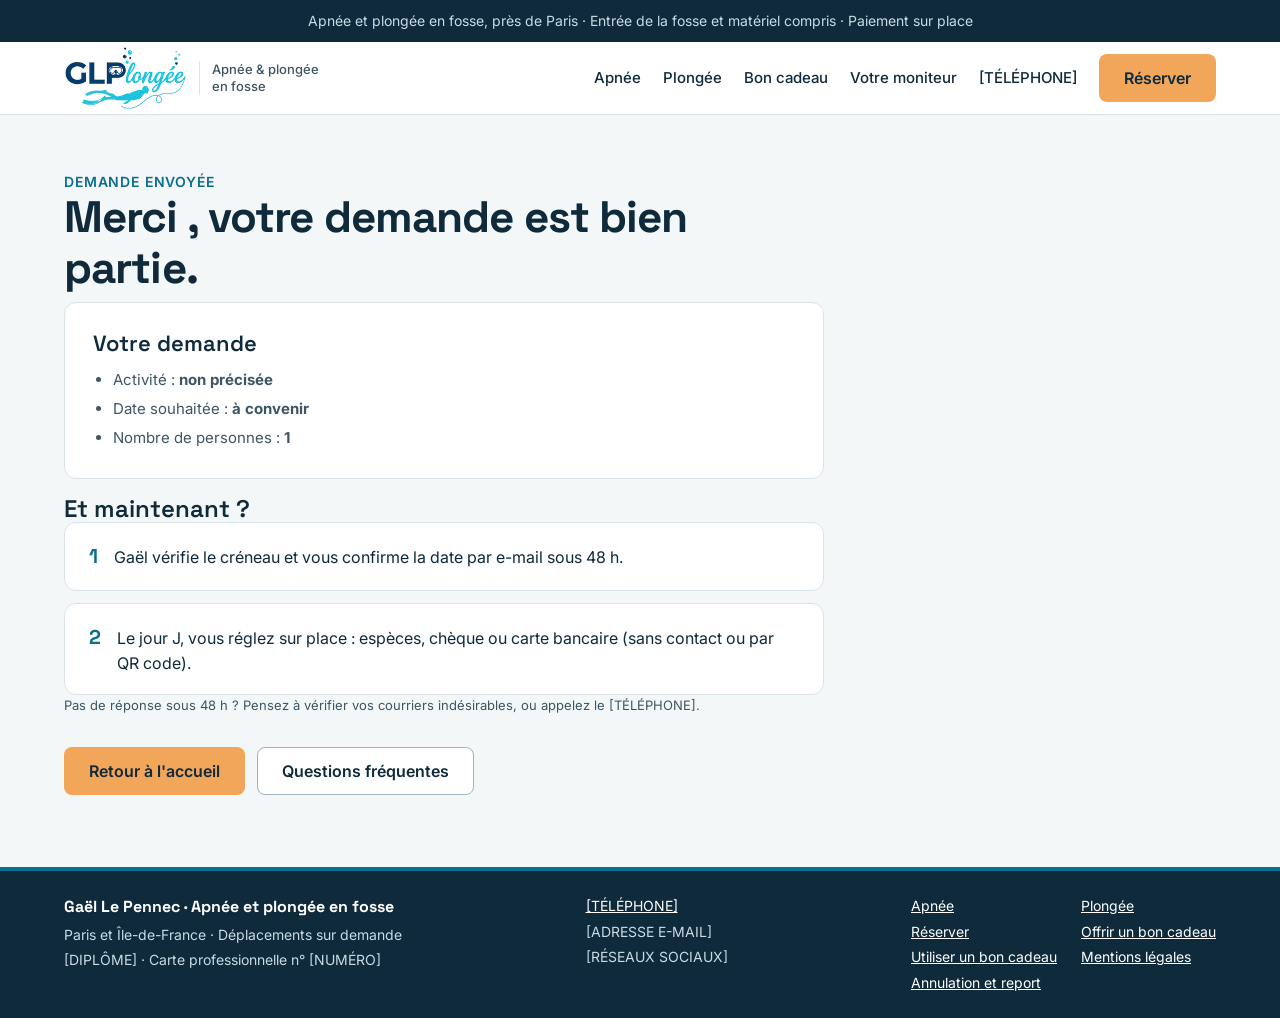
<file: confirmation.html>
<!doctype html>
<html lang="fr">
<head>
  <meta charset="utf-8">
  <meta name="viewport" content="width=device-width, initial-scale=1">
  <title>Demande enregistrée — Gaël Le Pennec · Moniteur de plongée à Paris</title>
  <meta name="description" content="Confirmation de votre demande.">
  <meta name="robots" content="noindex">
  <link rel="preconnect" href="https://fonts.googleapis.com">
  <link rel="preconnect" href="https://fonts.gstatic.com" crossorigin>
  <link rel="stylesheet" href="https://fonts.googleapis.com/css2?family=Inter:wght@400;500;600&family=Space+Grotesk:wght@500;600;700&display=swap">
  <link rel="stylesheet" href="css/styles.css?v=20261123">
</head>
<body>
  <a class="lien-evitement" href="#contenu">Aller au contenu</a>

  <div class="bandeau">Apnée et plongée en fosse, près de Paris · Entrée de la fosse et matériel compris · Paiement sur place</div>

  <header class="entete">
    <div class="conteneur entete__barre">
      <a class="logo" href="index.html"><img class="logo__image" src="images/logo.png" alt="GLPlongée, accueil" width="231" height="120"><span class="logo__metier">Apnée &amp; plongée<br>en fosse</span></a>
      <button class="menu-bouton" type="button" aria-expanded="false" aria-controls="menu">Menu</button>
      <nav class="nav" id="menu" aria-label="Navigation principale">
        <a href="apnee.html">Apnée</a>
        <a href="plongee.html">Plongée</a>
        <a href="offrir.html">Bon cadeau</a>
        <a href="index.html#moniteur">Votre moniteur</a>
        <!-- Remplacer le numéro dans href (format international) et dans le texte -->
        <a class="entete__tel" href="tel:+33000000000">[TÉLÉPHONE]</a>
        <a class="bouton bouton--principal" href="reservation.html">Réserver</a>
      </nav>
    </div>
  </header>

  <main id="contenu" class="conteneur">
    <div class="texte">
      <div class="message message--info" id="demo" hidden>Version de démonstration : le site n'est pas encore relié à Web3Forms ni à Stripe, donc rien n'a été envoyé ni payé. Voir le README, « Mise en service ».</div>

      <!-- Variante : demande de réservation -->
      <div id="bloc-reservation">
        <p class="surtitre">Demande envoyée</p>
        <h1 style="font-size: clamp(2rem, 4vw, 2.75rem)">Merci <span data-recap="nom"></span>, votre demande est bien partie.</h1>
        <div class="fiche__bloc">
          <h2 style="margin-top: 0; font-size: 1.375rem">Votre demande</h2>
          <ul id="recap">
            <li>Activité : <strong data-recap="offre">non précisée</strong></li>
            <li>Date souhaitée : <strong data-recap="date">à convenir</strong></li>
            <li>Nombre de personnes : <strong data-recap="personnes">1</strong></li>
            <li id="recap-code" hidden>Bon cadeau : <strong data-recap="code"></strong></li>
          </ul>
        </div>
        <h2>Et maintenant ?</h2>
        <ol class="deroule" id="suite-paiement">
          <li>Gaël vérifie le créneau et vous confirme la date par e-mail sous 48 h.</li>
          <li>Le jour J, vous réglez sur place : espèces, chèque ou carte bancaire (sans contact ou par QR code).</li>
        </ol>
        <ol class="deroule" id="suite-bon" hidden>
          <li>Gaël vérifie votre code et le créneau, puis vous répond par e-mail sous 48 h.</li>
          <li>Votre date est confirmée : vous n'avez rien à payer.</li>
        </ol>
        <p class="petit">Pas de réponse sous 48 h ? Pensez à vérifier vos courriers indésirables, ou appelez le [TÉLÉPHONE].</p>
      </div>

      <!-- Variante : bon cadeau payé (Stripe renvoie ici après le paiement) -->
      <div id="bloc-cadeau" hidden>
        <p class="surtitre">Bon cadeau</p>
        <h1 style="font-size: clamp(2rem, 4vw, 2.75rem)">Merci, votre paiement est confirmé.</h1>
        <p class="chapeau">Vous avez reçu le reçu de paiement par e-mail.</p>
        <h2>Et maintenant ?</h2>
        <ol class="deroule">
          <li>Gaël prépare le bon cadeau avec un code unique.</li>
          <li>Vous le recevez par e-mail sous 48 h, à imprimer ou à transférer.</li>
          <li>La personne réserve sa date sur ce site avec son code, quand elle veut, pendant un an.</li>
        </ol>
      </div>

      <div class="groupe-boutons" style="margin-top: 16px">
        <a class="bouton bouton--principal" href="index.html">Retour à l'accueil</a>
        <a class="bouton bouton--secondaire" href="index.html#questions">Questions fréquentes</a>
      </div>
    </div>
  </main>

  <footer class="pied">
    <div class="conteneur pied__grille">
      <div class="pied__bloc">
        <span class="pied__nom">Gaël Le Pennec · Apnée et plongée en fosse</span>
        <span>Paris et Île-de-France · Déplacements sur demande</span>
        <span>[DIPLÔME] · Carte professionnelle n° [NUMÉRO]</span>
      </div>
      <div class="pied__bloc">
        <a href="tel:+33000000000">[TÉLÉPHONE]</a>
        <span>[ADRESSE E-MAIL]</span>
        <span>[RÉSEAUX SOCIAUX]</span>
      </div>
      <div class="pied__bloc">
        <a href="apnee.html">Apnée</a>
        <a href="plongee.html">Plongée</a>
        <a href="reservation.html">Réserver</a>
        <a href="offrir.html">Offrir un bon cadeau</a>
        <a href="reservation.html?bon=1">Utiliser un bon cadeau</a>
        <a href="mentions-legales.html">Mentions légales</a>
        <a href="mentions-legales.html#annulation">Annulation et report</a>
      </div>
    </div>
  </footer>

  <script src="js/config.js?v=20261123"></script>
  <script src="js/main.js?v=20261123"></script>
</body>
</html>
</file>
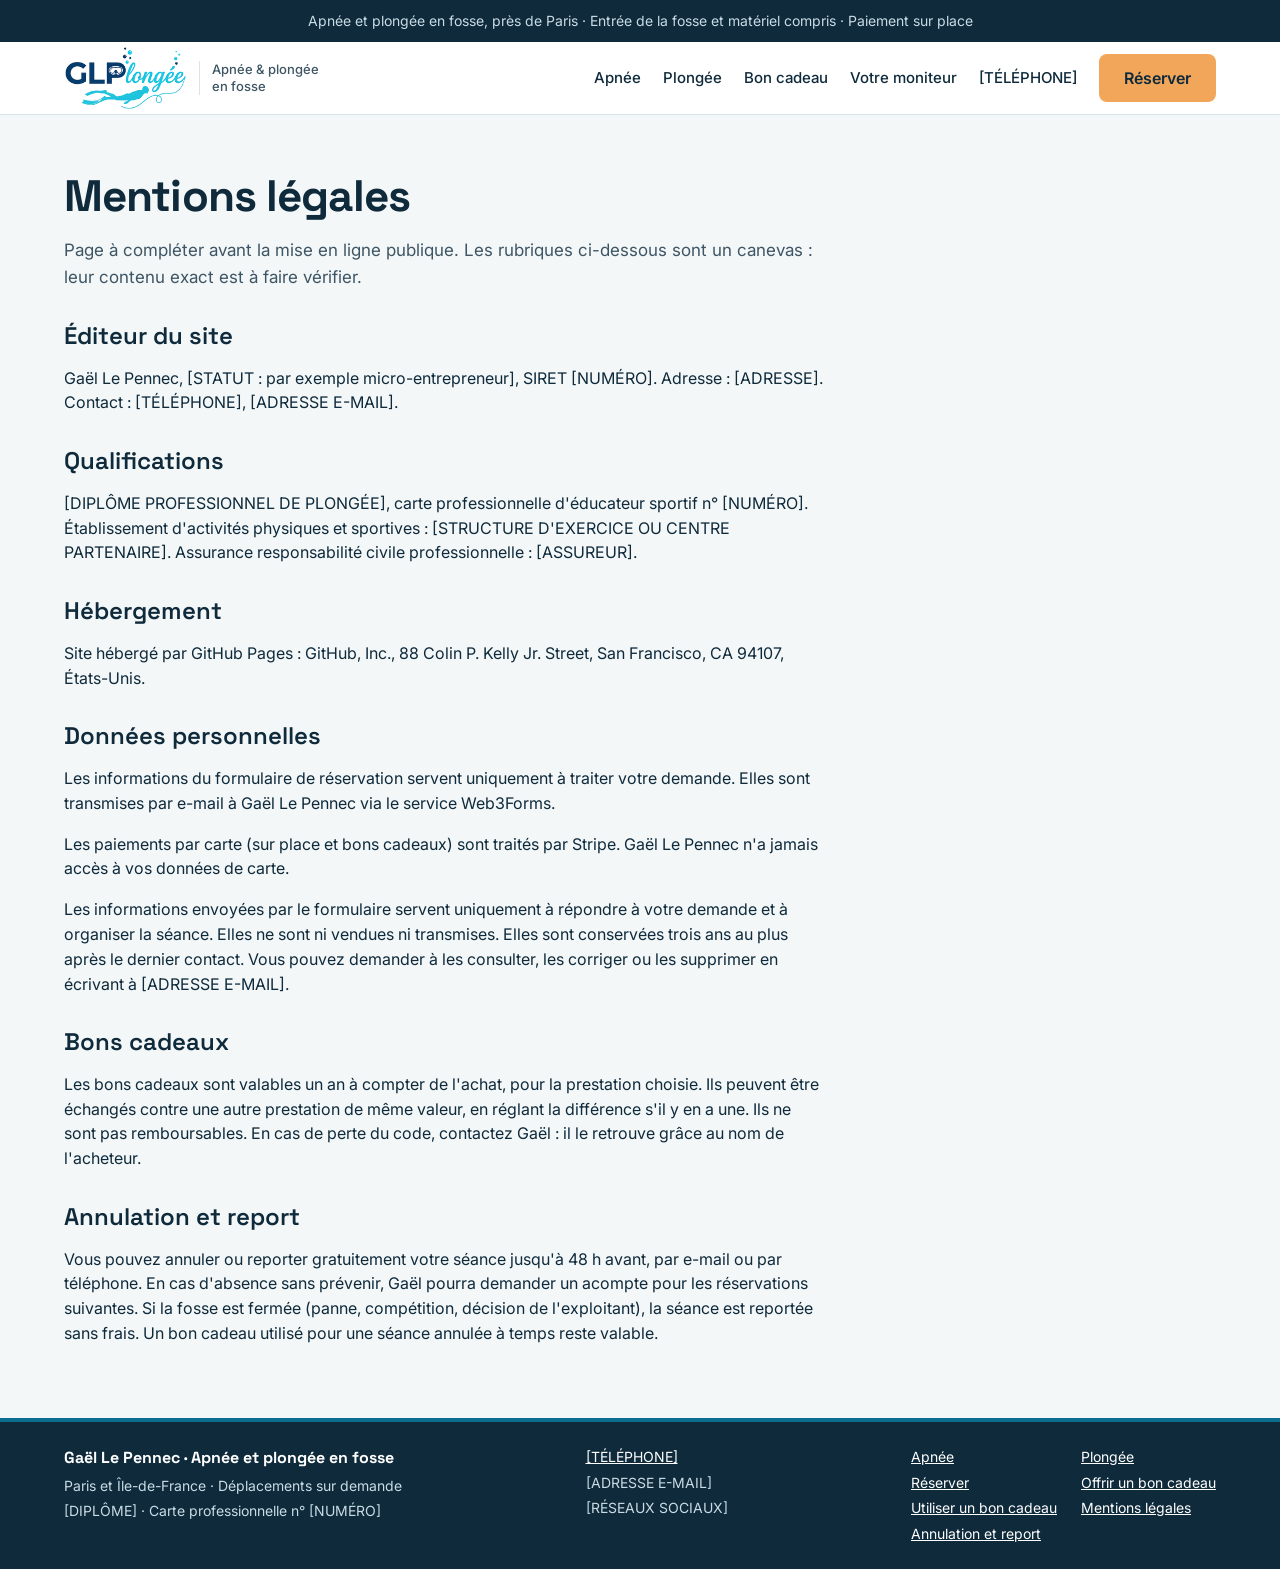
<file: mentions-legales.html>
<!doctype html>
<html lang="fr">
<head>
  <meta charset="utf-8">
  <meta name="viewport" content="width=device-width, initial-scale=1">
  <title>Mentions légales — Gaël Le Pennec · Moniteur de plongée à Paris</title>
  <meta name="description" content="Mentions légales et conditions d'annulation.">
  <meta name="robots" content="noindex">
  <link rel="preconnect" href="https://fonts.googleapis.com">
  <link rel="preconnect" href="https://fonts.gstatic.com" crossorigin>
  <link rel="stylesheet" href="https://fonts.googleapis.com/css2?family=Inter:wght@400;500;600&family=Space+Grotesk:wght@500;600;700&display=swap">
  <link rel="stylesheet" href="css/styles.css?v=20261123">
</head>
<body>
  <a class="lien-evitement" href="#contenu">Aller au contenu</a>

  <div class="bandeau">Apnée et plongée en fosse, près de Paris · Entrée de la fosse et matériel compris · Paiement sur place</div>

  <header class="entete">
    <div class="conteneur entete__barre">
      <a class="logo" href="index.html"><img class="logo__image" src="images/logo.png" alt="GLPlongée, accueil" width="231" height="120"><span class="logo__metier">Apnée &amp; plongée<br>en fosse</span></a>
      <button class="menu-bouton" type="button" aria-expanded="false" aria-controls="menu">Menu</button>
      <nav class="nav" id="menu" aria-label="Navigation principale">
        <a href="apnee.html">Apnée</a>
        <a href="plongee.html">Plongée</a>
        <a href="offrir.html">Bon cadeau</a>
        <a href="index.html#moniteur">Votre moniteur</a>
        <!-- Remplacer le numéro dans href (format international) et dans le texte -->
        <a class="entete__tel" href="tel:+33000000000">[TÉLÉPHONE]</a>
        <a class="bouton bouton--principal" href="reservation.html">Réserver</a>
      </nav>
    </div>
  </header>

  <main id="contenu" class="conteneur">
    <div class="texte">
      <h1 style="font-size: clamp(2rem, 4vw, 2.75rem)">Mentions légales</h1>
      <p class="chapeau">Page à compléter avant la mise en ligne publique. Les rubriques ci-dessous sont un canevas : leur contenu exact est à faire vérifier.</p>

      <h2>Éditeur du site</h2>
      <p>Gaël Le Pennec, [STATUT : par exemple micro-entrepreneur], SIRET [NUMÉRO]. Adresse : [ADRESSE]. Contact : [TÉLÉPHONE], [ADRESSE E-MAIL].</p>

      <h2>Qualifications</h2>
      <p>[DIPLÔME PROFESSIONNEL DE PLONGÉE], carte professionnelle d'éducateur sportif n° [NUMÉRO]. Établissement d'activités physiques et sportives : [STRUCTURE D'EXERCICE OU CENTRE PARTENAIRE]. Assurance responsabilité civile professionnelle : [ASSUREUR].</p>

      <h2>Hébergement</h2>
      <p>Site hébergé par GitHub Pages : GitHub, Inc., 88 Colin P. Kelly Jr. Street, San Francisco, CA 94107, États-Unis.</p>

      <h2 id="donnees">Données personnelles</h2>
      <p>Les informations du formulaire de réservation servent uniquement à traiter votre demande. Elles sont transmises par e-mail à Gaël Le Pennec via le service Web3Forms.</p>
      <p>Les paiements par carte (sur place et bons cadeaux) sont traités par Stripe. Gaël Le Pennec n'a jamais accès à vos données de carte.</p>
      <p>Les informations envoyées par le formulaire servent uniquement à répondre à votre demande et à organiser la séance. Elles ne sont ni vendues ni transmises. Elles sont conservées trois ans au plus après le dernier contact. Vous pouvez demander à les consulter, les corriger ou les supprimer en écrivant à [ADRESSE E-MAIL].</p>

      <h2 id="bons">Bons cadeaux</h2>
      <p>Les bons cadeaux sont valables un an à compter de l'achat, pour la prestation choisie. Ils peuvent être échangés contre une autre prestation de même valeur, en réglant la différence s'il y en a une. Ils ne sont pas remboursables. En cas de perte du code, contactez Gaël : il le retrouve grâce au nom de l'acheteur.</p>

      <h2 id="annulation">Annulation et report</h2>
      <p>Vous pouvez annuler ou reporter gratuitement votre séance jusqu'à 48 h avant, par e-mail ou par téléphone. En cas d'absence sans prévenir, Gaël pourra demander un acompte pour les réservations suivantes. Si la fosse est fermée (panne, compétition, décision de l'exploitant), la séance est reportée sans frais. Un bon cadeau utilisé pour une séance annulée à temps reste valable.</p>
    </div>
  </main>

  <footer class="pied">
    <div class="conteneur pied__grille">
      <div class="pied__bloc">
        <span class="pied__nom">Gaël Le Pennec · Apnée et plongée en fosse</span>
        <span>Paris et Île-de-France · Déplacements sur demande</span>
        <span>[DIPLÔME] · Carte professionnelle n° [NUMÉRO]</span>
      </div>
      <div class="pied__bloc">
        <a href="tel:+33000000000">[TÉLÉPHONE]</a>
        <span>[ADRESSE E-MAIL]</span>
        <span>[RÉSEAUX SOCIAUX]</span>
      </div>
      <div class="pied__bloc">
        <a href="apnee.html">Apnée</a>
        <a href="plongee.html">Plongée</a>
        <a href="reservation.html">Réserver</a>
        <a href="offrir.html">Offrir un bon cadeau</a>
        <a href="reservation.html?bon=1">Utiliser un bon cadeau</a>
        <a href="mentions-legales.html">Mentions légales</a>
        <a href="mentions-legales.html#annulation">Annulation et report</a>
      </div>
    </div>
  </footer>

  <script src="js/config.js?v=20261123"></script>
  <script src="js/main.js?v=20261123"></script>
</body>
</html>
</file>
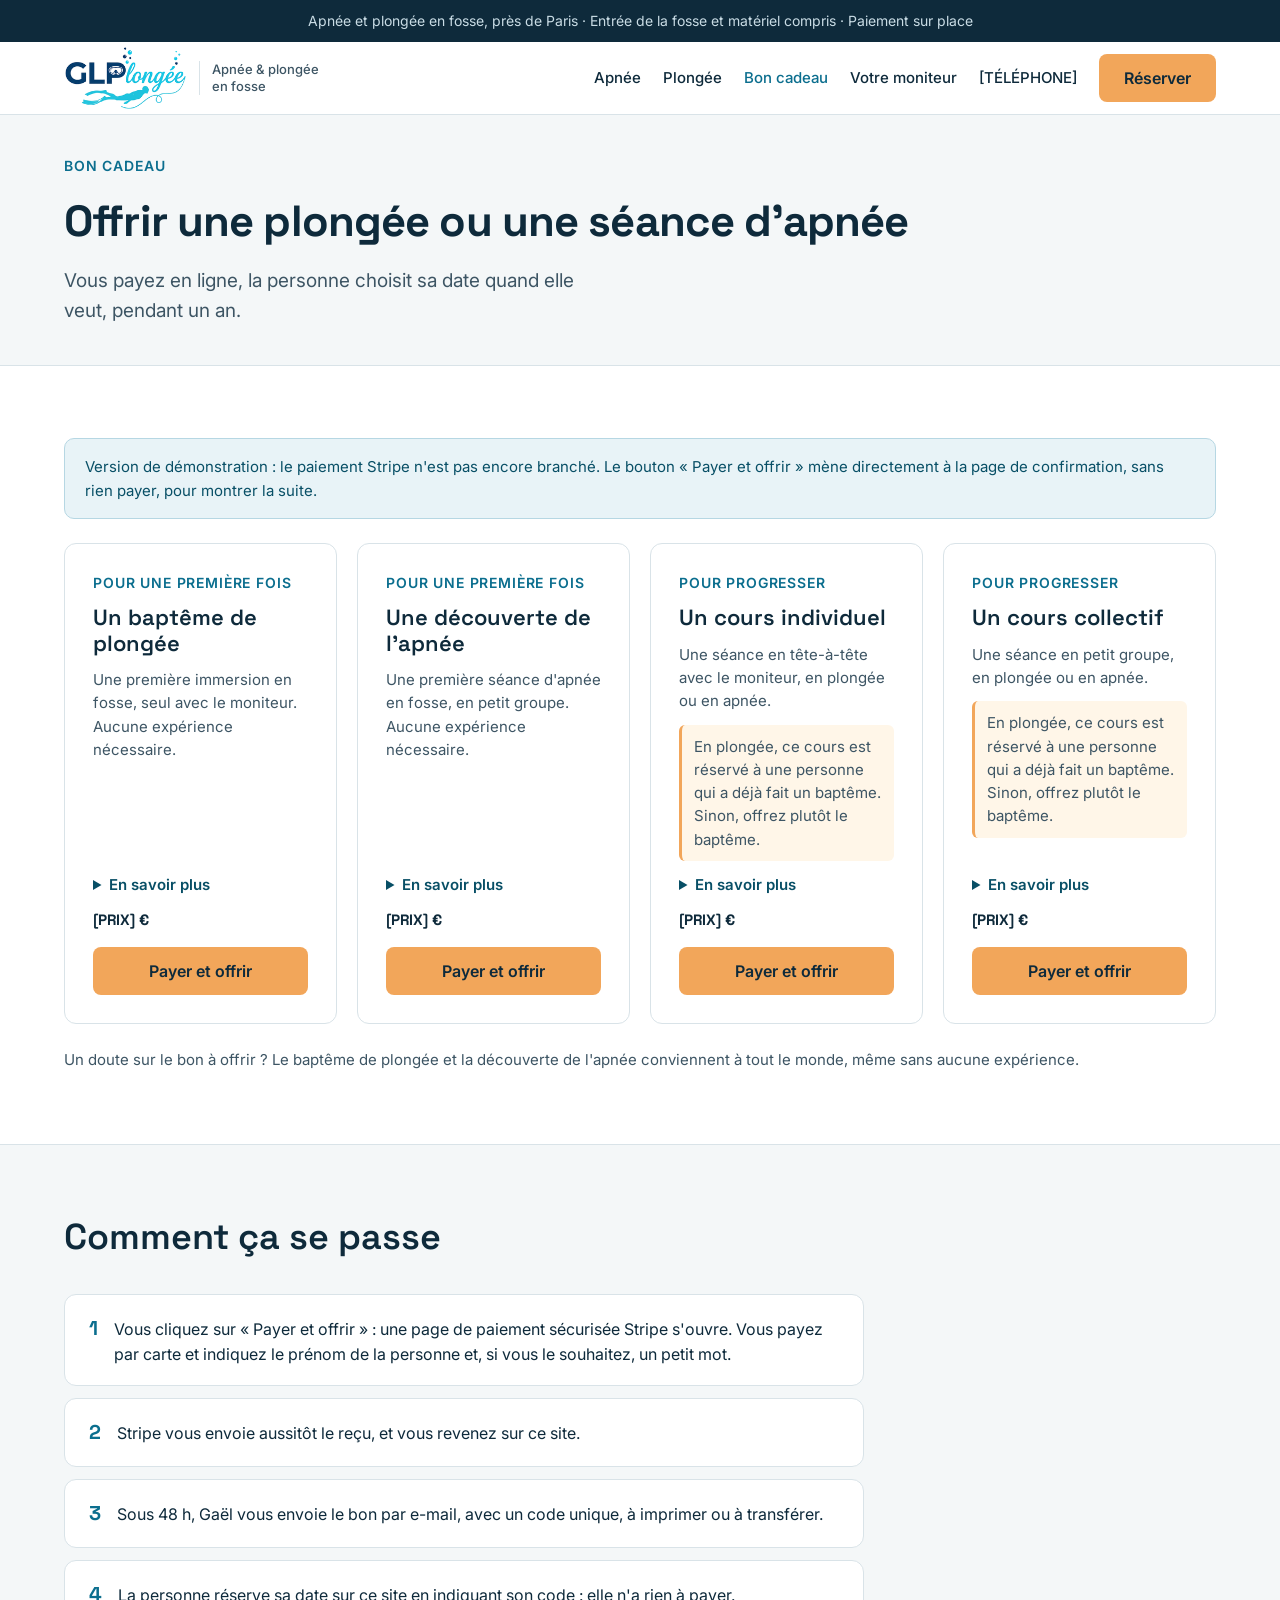
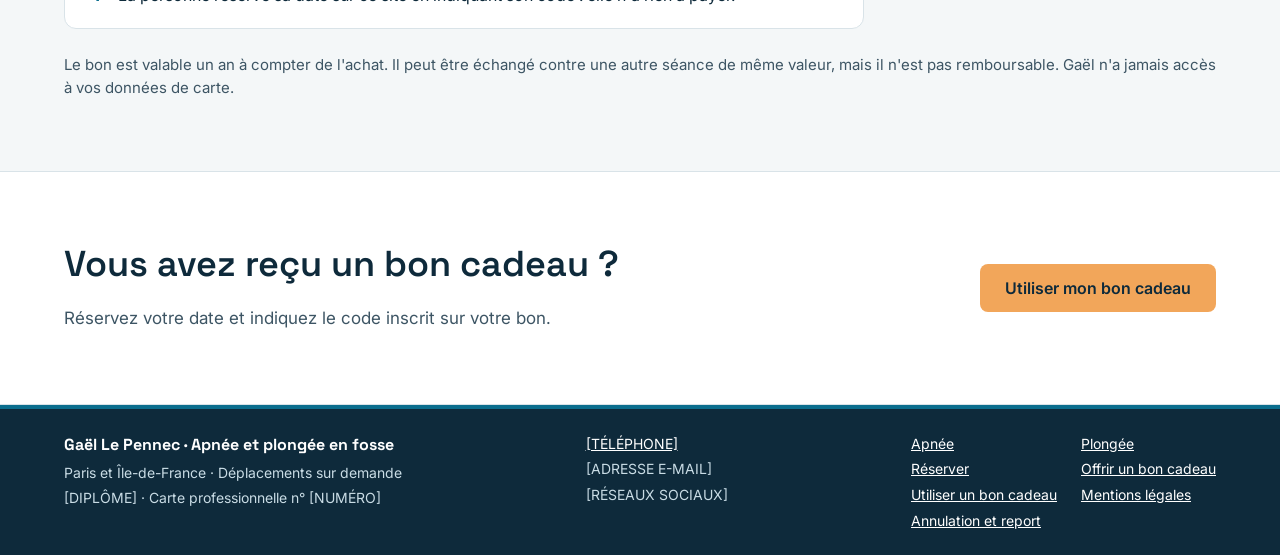
<file: offrir.html>
<!doctype html>
<html lang="fr">
<head>
  <meta charset="utf-8">
  <meta name="viewport" content="width=device-width, initial-scale=1">
  <title>Offrir un bon cadeau de plongée — Gaël Le Pennec · Moniteur de plongée à Paris</title>
  <meta name="description" content="Offrez un baptême ou un cours de plongée en fosse près de Paris : bon cadeau envoyé par e-mail, sans date à fixer.">
  <link rel="preconnect" href="https://fonts.googleapis.com">
  <link rel="preconnect" href="https://fonts.gstatic.com" crossorigin>
  <link rel="stylesheet" href="https://fonts.googleapis.com/css2?family=Inter:wght@400;500;600&family=Space+Grotesk:wght@500;600;700&display=swap">
  <link rel="stylesheet" href="css/styles.css?v=20261123">
</head>
<body>
  <a class="lien-evitement" href="#contenu">Aller au contenu</a>

  <div class="bandeau">Apnée et plongée en fosse, près de Paris · Entrée de la fosse et matériel compris · Paiement sur place</div>

  <header class="entete">
    <div class="conteneur entete__barre">
      <a class="logo" href="index.html"><img class="logo__image" src="images/logo.png" alt="GLPlongée, accueil" width="231" height="120"><span class="logo__metier">Apnée &amp; plongée<br>en fosse</span></a>
      <button class="menu-bouton" type="button" aria-expanded="false" aria-controls="menu">Menu</button>
      <nav class="nav" id="menu" aria-label="Navigation principale">
        <a href="apnee.html">Apnée</a>
        <a href="plongee.html">Plongée</a>
        <a href="offrir.html" aria-current="page">Bon cadeau</a>
        <a href="index.html#moniteur">Votre moniteur</a>
        <!-- Remplacer le numéro dans href (format international) et dans le texte -->
        <a class="entete__tel" href="tel:+33000000000">[TÉLÉPHONE]</a>
        <a class="bouton bouton--principal" href="reservation.html">Réserver</a>
      </nav>
    </div>
  </header>

  <main id="contenu">

    <section class="conteneur accroche" style="grid-template-columns: minmax(0, 1fr)">
      <div class="accroche__texte">
        <p class="surtitre">Bon cadeau</p>
        <h1>Offrir une plongée ou une séance d'apnée</h1>
        <p class="chapeau">Vous payez en ligne, la personne choisit sa date quand elle veut, pendant un an.</p>
      </div>
    </section>

    <section class="section section--blanche">
      <div class="conteneur">
        <!-- Visible tant que les liens Stripe ne sont pas collés dans js/config.js -->
        <div class="message message--info" id="demo-paiement" hidden>Version de démonstration : le paiement Stripe n'est pas encore branché. Le bouton « Payer et offrir » mène directement à la page de confirmation, sans rien payer, pour montrer la suite.</div>
        <div class="grille grille--4">
          <article class="carte carte--blanche">
            <span class="surtitre">Pour une première fois</span>
            <h3>Un baptême de plongée</h3>
            <p>Une première immersion en fosse, seul avec le moniteur. Aucune expérience nécessaire.</p>
            <details class="carte__details">
              <summary>En savoir plus</summary>
              <p>20 à 30 minutes sous l'eau, jusqu'à 6 m, avec le moniteur à ses côtés. Explications au sec, puis mise à l'eau là où on a pied. Tout le matériel est fourni. Dès 8 ans, sans certificat médical : il suffit d'être à l'aise dans l'eau.</p>
            </details>
            <p class="carte__prix">[PRIX] €</p>
            <a class="bouton bouton--principal" href="confirmation.html?type=cadeau&amp;demo=1" data-paiement="bonBapteme">Payer et offrir</a>
          </article>
          <article class="carte carte--blanche">
            <span class="surtitre">Pour une première fois</span>
            <h3>Une découverte de l'apnée</h3>
            <p>Une première séance d'apnée en fosse, en petit groupe. Aucune expérience nécessaire.</p>
            <details class="carte__details">
              <summary>En savoir plus</summary>
              <p>1 h 30, dont 1 h dans l'eau : respiration et relaxation au sec, premières apnées en surface, puis une descente douce le long d'un câble. Matériel fourni. Dès 12 ans, avec un certificat médical de non contre-indication à l'apnée.</p>
            </details>
            <p class="carte__prix">[PRIX] €</p>
            <a class="bouton bouton--principal" href="confirmation.html?type=cadeau&amp;demo=1" data-paiement="bonApnee">Payer et offrir</a>
          </article>
          <article class="carte carte--blanche">
            <span class="surtitre">Pour progresser</span>
            <h3>Un cours individuel</h3>
            <p>Une séance en tête-à-tête avec le moniteur, en plongée ou en apnée.</p>
            <p class="carte__condition">En plongée, ce cours est réservé à une personne qui a déjà fait un baptême. Sinon, offrez plutôt le baptême.</p>
            <details class="carte__details">
              <summary>En savoir plus</summary>
              <p>1 h dans l'eau avec le moniteur pour elle seule : prendre confiance, revoir les gestes de sécurité, travailler sa flottabilité ou, en apnée, sa respiration et sa descente. Matériel et entrée de la fosse compris. Un certificat médical de non contre-indication sera demandé.</p>
            </details>
            <p class="carte__prix">[PRIX] €</p>
            <a class="bouton bouton--principal" href="confirmation.html?type=cadeau&amp;demo=1" data-paiement="bonIndividuel">Payer et offrir</a>
          </article>
          <article class="carte carte--blanche">
            <span class="surtitre">Pour progresser</span>
            <h3>Un cours collectif</h3>
            <p>Une séance en petit groupe, en plongée ou en apnée.</p>
            <p class="carte__condition">En plongée, ce cours est réservé à une personne qui a déjà fait un baptême. Sinon, offrez plutôt le baptême.</p>
            <details class="carte__details">
              <summary>En savoir plus</summary>
              <p>1 h dans l'eau en petit groupe (4 plongeurs ou 6 apnéistes au maximum), avec des exercices en binôme pour apprendre et progresser. Matériel et entrée de la fosse compris. Dès 12 ans, avec un certificat médical de non contre-indication.</p>
            </details>
            <p class="carte__prix">[PRIX] €</p>
            <a class="bouton bouton--principal" href="confirmation.html?type=cadeau&amp;demo=1" data-paiement="bonCollectif">Payer et offrir</a>
          </article>
        </div>
        <p class="note">Un doute sur le bon à offrir ? Le baptême de plongée et la découverte de l'apnée conviennent à tout le monde, même sans aucune expérience.</p>
      </div>
    </section>

    <section class="section">
      <div class="conteneur">
        <div class="entete-section">
          <h2>Comment ça se passe</h2>
        </div>
        <ol class="deroule">
          <li>Vous cliquez sur « Payer et offrir » : une page de paiement sécurisée Stripe s'ouvre. Vous payez par carte et indiquez le prénom de la personne et, si vous le souhaitez, un petit mot.</li>
          <li>Stripe vous envoie aussitôt le reçu, et vous revenez sur ce site.</li>
          <li>Sous 48 h, Gaël vous envoie le bon par e-mail, avec un code unique, à imprimer ou à transférer.</li>
          <li>La personne réserve sa date sur ce site en indiquant son code : elle n'a rien à payer.</li>
        </ol>
        <p class="note">Le bon est valable un an à compter de l'achat. Il peut être échangé contre une autre séance de même valeur, mais il n'est pas remboursable. Gaël n'a jamais accès à vos données de carte.</p>
      </div>
    </section>

    <section class="section section--blanche">
      <div class="conteneur appel">
        <div class="colonne-texte">
          <h2>Vous avez reçu un bon cadeau ?</h2>
          <p class="chapeau">Réservez votre date et indiquez le code inscrit sur votre bon.</p>
        </div>
        <a class="bouton bouton--principal" href="reservation.html?bon=1">Utiliser mon bon cadeau</a>
      </div>
    </section>

  </main>

  <footer class="pied">
    <div class="conteneur pied__grille">
      <div class="pied__bloc">
        <span class="pied__nom">Gaël Le Pennec · Apnée et plongée en fosse</span>
        <span>Paris et Île-de-France · Déplacements sur demande</span>
        <span>[DIPLÔME] · Carte professionnelle n° [NUMÉRO]</span>
      </div>
      <div class="pied__bloc">
        <a href="tel:+33000000000">[TÉLÉPHONE]</a>
        <span>[ADRESSE E-MAIL]</span>
        <span>[RÉSEAUX SOCIAUX]</span>
      </div>
      <div class="pied__bloc">
        <a href="apnee.html">Apnée</a>
        <a href="plongee.html">Plongée</a>
        <a href="reservation.html">Réserver</a>
        <a href="offrir.html">Offrir un bon cadeau</a>
        <a href="reservation.html?bon=1">Utiliser un bon cadeau</a>
        <a href="mentions-legales.html">Mentions légales</a>
        <a href="mentions-legales.html#annulation">Annulation et report</a>
      </div>
    </div>
  </footer>

  <script src="js/config.js?v=20261123"></script>
  <script src="js/main.js?v=20261123"></script>
</body>
</html>
</file>
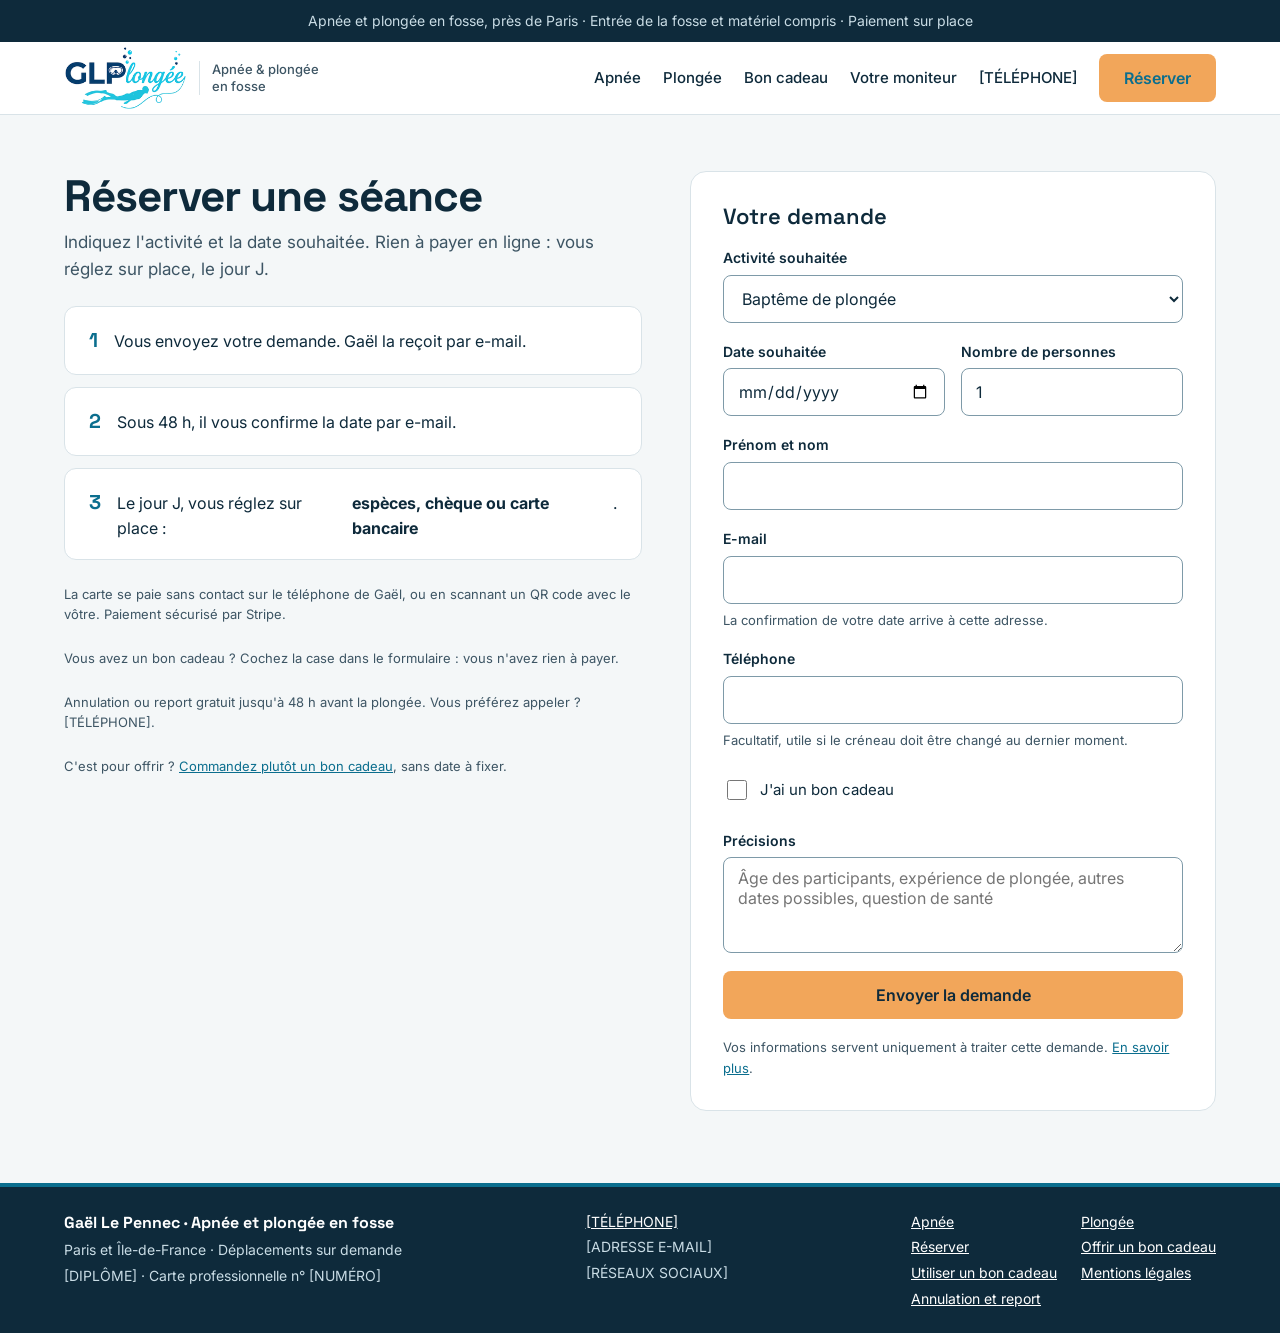
<file: reservation.html>
<!doctype html>
<html lang="fr">
<head>
  <meta charset="utf-8">
  <meta name="viewport" content="width=device-width, initial-scale=1">
  <title>Réserver une plongée — Gaël Le Pennec · Moniteur de plongée à Paris</title>
  <meta name="description" content="Envoyez votre demande de baptême, de cours collectif ou de cours individuel en fosse près de Paris.">
  <link rel="preconnect" href="https://fonts.googleapis.com">
  <link rel="preconnect" href="https://fonts.gstatic.com" crossorigin>
  <link rel="stylesheet" href="https://fonts.googleapis.com/css2?family=Inter:wght@400;500;600&family=Space+Grotesk:wght@500;600;700&display=swap">
  <link rel="stylesheet" href="css/styles.css?v=20261123">
</head>
<body>
  <a class="lien-evitement" href="#contenu">Aller au contenu</a>

  <div class="bandeau">Apnée et plongée en fosse, près de Paris · Entrée de la fosse et matériel compris · Paiement sur place</div>

  <header class="entete">
    <div class="conteneur entete__barre">
      <a class="logo" href="index.html"><img class="logo__image" src="images/logo.png" alt="GLPlongée, accueil" width="231" height="120"><span class="logo__metier">Apnée &amp; plongée<br>en fosse</span></a>
      <button class="menu-bouton" type="button" aria-expanded="false" aria-controls="menu">Menu</button>
      <nav class="nav" id="menu" aria-label="Navigation principale">
        <a href="apnee.html">Apnée</a>
        <a href="plongee.html">Plongée</a>
        <a href="offrir.html">Bon cadeau</a>
        <a href="index.html#moniteur">Votre moniteur</a>
        <!-- Remplacer le numéro dans href (format international) et dans le texte -->
        <a class="entete__tel" href="tel:+33000000000">[TÉLÉPHONE]</a>
        <a class="bouton bouton--principal" href="reservation.html" aria-current="page">Réserver</a>
      </nav>
    </div>
  </header>

  <main id="contenu" class="conteneur reservation">

    <div class="reservation__infos">
      <div class="entete-section" style="margin-bottom: 0">
        <h1 style="font-size: clamp(2rem, 4vw, 2.75rem)">Réserver une séance</h1>
        <p class="chapeau">Indiquez l'activité et la date souhaitée. Rien à payer en ligne : vous réglez sur place, le jour J.</p>
      </div>
      <ol class="deroule">
        <li>Vous envoyez votre demande. Gaël la reçoit par e-mail.</li>
        <li>Sous 48 h, il vous confirme la date par e-mail.</li>
        <li>Le jour J, vous réglez sur place : <strong>espèces, chèque ou carte bancaire</strong>.</li>
      </ol>
      <p class="petit">La carte se paie sans contact sur le téléphone de Gaël, ou en scannant un QR code avec le vôtre. Paiement sécurisé par Stripe.</p>
      <p class="petit">Vous avez un bon cadeau ? Cochez la case dans le formulaire : vous n'avez rien à payer.</p>
      <p class="petit">Annulation ou report gratuit jusqu'à 48 h avant la plongée. Vous préférez appeler ? [TÉLÉPHONE].</p>
      <p class="petit">C'est pour offrir ? <a href="offrir.html">Commandez plutôt un bon cadeau</a>, sans date à fixer.</p>
    </div>

    <form class="formulaire" id="formulaire-demande" action="https://api.web3forms.com/submit" method="POST" novalidate>
      <h2 style="font-size: 1.375rem">Votre demande</h2>

      <div class="message message--erreur" id="erreurs" role="alert" hidden></div>

      <div class="champ">
        <label for="offre">Activité souhaitée</label>
        <select id="offre" name="offre">
          <optgroup label="Plongée">
            <option value="bapteme">Baptême de plongée</option>
            <option value="collectif">Cours collectif de plongée</option>
            <option value="individuel">Cours individuel de plongée</option>
          </optgroup>
          <optgroup label="Apnée">
            <option value="apnee-decouverte">Découverte de l'apnée</option>
            <option value="apnee-collectif">Cours collectif d'apnée</option>
            <option value="apnee-individuel">Cours individuel d'apnée</option>
          </optgroup>
          <option value="autre">Groupe, déplacement ou sortie en mer</option>
        </select>
      </div>

      <div class="rangee">
        <div class="champ">
          <label for="date">Date souhaitée</label>
          <input id="date" name="date" type="date">
        </div>
        <div class="champ">
          <label for="personnes">Nombre de personnes</label>
          <input id="personnes" name="personnes" type="number" min="1" max="12" value="1" inputmode="numeric">
        </div>
      </div>

      <div class="champ">
        <label for="prenom">Prénom et nom</label>
        <input id="prenom" name="prenom" type="text" autocomplete="name" required>
      </div>

      <div class="champ">
        <label for="email">E-mail</label>
        <input id="email" name="email" type="email" autocomplete="email" required>
        <span class="champ__aide">La confirmation de votre date arrive à cette adresse.</span>
      </div>

      <div class="champ">
        <label for="telephone">Téléphone</label>
        <input id="telephone" name="telephone" type="tel" autocomplete="tel">
        <span class="champ__aide">Facultatif, utile si le créneau doit être changé au dernier moment.</span>
      </div>

      <label class="case" for="a-un-bon">
        <input id="a-un-bon" name="a_un_bon" type="checkbox">
        J'ai un bon cadeau
      </label>

      <div class="champ" id="champ-code" hidden>
        <label for="code">Code du bon cadeau</label>
        <input id="code" name="code_bon" type="text" autocomplete="off" autocapitalize="characters" spellcheck="false" placeholder="Exemple : PLG-4K7Q">
        <span class="champ__aide">Il figure sur le bon reçu par e-mail. Gaël le vérifie avant de confirmer la date.</span>
      </div>

      <div class="champ">
        <label for="precisions">Précisions</label>
        <textarea id="precisions" name="precisions" placeholder="Âge des participants, expérience de plongée, autres dates possibles, question de santé"></textarea>
      </div>

      <!-- Piège à robots : champ invisible, laissé vide par les humains -->
      <input type="checkbox" name="botcheck" class="piege" tabindex="-1" autocomplete="off" aria-hidden="true">

      <button class="bouton bouton--principal bouton--large" type="submit">Envoyer la demande</button>

      <p class="petit">Vos informations servent uniquement à traiter cette demande. <a href="mentions-legales.html#donnees">En savoir plus</a>.</p>
    </form>

  </main>

  <footer class="pied">
    <div class="conteneur pied__grille">
      <div class="pied__bloc">
        <span class="pied__nom">Gaël Le Pennec · Apnée et plongée en fosse</span>
        <span>Paris et Île-de-France · Déplacements sur demande</span>
        <span>[DIPLÔME] · Carte professionnelle n° [NUMÉRO]</span>
      </div>
      <div class="pied__bloc">
        <a href="tel:+33000000000">[TÉLÉPHONE]</a>
        <span>[ADRESSE E-MAIL]</span>
        <span>[RÉSEAUX SOCIAUX]</span>
      </div>
      <div class="pied__bloc">
        <a href="apnee.html">Apnée</a>
        <a href="plongee.html">Plongée</a>
        <a href="reservation.html">Réserver</a>
        <a href="offrir.html">Offrir un bon cadeau</a>
        <a href="reservation.html?bon=1">Utiliser un bon cadeau</a>
        <a href="mentions-legales.html">Mentions légales</a>
        <a href="mentions-legales.html#annulation">Annulation et report</a>
      </div>
    </div>
  </footer>

  <script src="js/config.js?v=20261123"></script>
  <script src="js/main.js?v=20261123"></script>
</body>
</html>
</file>
<file: css/styles.css>
/* ==========================================================================
   Site du moniteur de plongée — feuille de styles
   Les couleurs et polices se changent ici, dans :root.
   ========================================================================== */

:root {
  --fond: #f4f7f8;
  --blanc: #ffffff;
  --marine: #0e2a3b;
  --marine-clair: #16394e;
  --bleu: #0b6e8e;
  --bleu-fonce: #084f66;
  --ciel: #9ed3e6;
  --accent: #f2a65a;
  --accent-fonce: #e8933c;
  --texte: #0e2a3b;
  --texte-doux: #3d5564;
  --bordure: #d9e3e8;
  --bordure-forte: #7e9aa8;
  --titres: "Space Grotesk", system-ui, sans-serif;
  --corps: Inter, system-ui, sans-serif;
  --largeur: 1200px;
}

*,
*::before,
*::after {
  box-sizing: border-box;
}

/* Un élément masqué reste masqué, quel que soit son style d'affichage */

[hidden] {
  display: none !important;
}

html {
  scroll-behavior: smooth;
}

body {
  margin: 0;
  font-family: var(--corps);
  font-size: 1rem;
  line-height: 1.55;
  color: var(--texte);
  background: var(--fond);
}

h1,
h2,
h3 {
  font-family: var(--titres);
  line-height: 1.15;
  margin: 0;
}

h1 {
  font-size: clamp(2.25rem, 5vw, 3.5rem);
  font-weight: 700;
  letter-spacing: -0.02em;
}

h2 {
  font-size: clamp(1.75rem, 3.5vw, 2.25rem);
  font-weight: 600;
}

h3 {
  font-size: 1.375rem;
  font-weight: 600;
}

p {
  margin: 0;
}

a {
  color: var(--bleu);
}

a:hover {
  color: var(--bleu-fonce);
}

:focus-visible {
  outline: 3px solid var(--bleu);
  outline-offset: 3px;
}

.lien-evitement {
  position: absolute;
  left: -9999px;
  top: 0;
  background: var(--marine);
  color: var(--blanc);
  padding: 12px 16px;
  z-index: 100;
}

.lien-evitement:focus {
  left: 8px;
  top: 8px;
}

.conteneur {
  max-width: var(--largeur);
  margin: 0 auto;
  padding: 0 24px;
}

.section {
  padding: 72px 0;
}

.section--blanche {
  background: var(--blanc);
  border-top: 1px solid var(--bordure);
  border-bottom: 1px solid var(--bordure);
}

.section--marine {
  background: var(--marine);
  color: var(--blanc);
}

.entete-section {
  display: flex;
  flex-direction: column;
  gap: 8px;
  max-width: 640px;
  margin-bottom: 36px;
}

.chapeau {
  font-size: 1.0625rem;
  color: var(--texte-doux);
}

.surtitre {
  font-size: 0.875rem;
  font-weight: 600;
  letter-spacing: 0.06em;
  text-transform: uppercase;
  color: var(--bleu);
}

.section--marine .surtitre {
  color: var(--ciel);
}

.section--marine .chapeau {
  color: #c9dce5;
}

/* Boutons ---------------------------------------------------------------- */

.bouton {
  display: inline-flex;
  align-items: center;
  justify-content: center;
  min-height: 48px;
  padding: 12px 24px;
  border-radius: 8px;
  border: 1px solid transparent;
  font: 600 1rem var(--corps);
  text-decoration: none;
  cursor: pointer;
}

.bouton--principal {
  background: var(--accent);
  color: var(--marine);
}

.bouton--principal:hover {
  background: var(--accent-fonce);
  color: var(--marine);
}

.bouton--secondaire {
  background: var(--blanc);
  color: var(--marine);
  border-color: #9fb4c0;
}

.bouton--secondaire:hover {
  border-color: var(--marine);
  color: var(--marine);
}

.bouton--large {
  width: 100%;
}

/* En-tête ---------------------------------------------------------------- */

.entete {
  background: var(--blanc);
  border-bottom: 1px solid var(--bordure);
  position: sticky;
  top: 0;
  z-index: 10;
}

.entete__barre {
  display: flex;
  align-items: center;
  justify-content: space-between;
  gap: 16px;
  min-height: 72px;
}

.logo {
  font-family: var(--titres);
  font-weight: 700;
  font-size: 1.25rem;
  color: var(--marine);
  text-decoration: none;
}

.menu-bouton {
  display: none;
  min-height: 48px;
  padding: 0 16px;
  border-radius: 8px;
  border: 1px solid #9fb4c0;
  background: var(--blanc);
  color: var(--marine);
  font: 600 0.9375rem var(--corps);
  cursor: pointer;
}

.nav {
  display: flex;
  align-items: center;
  gap: 28px;
}

.nav a:not(.bouton) {
  color: var(--marine);
  text-decoration: none;
  font-weight: 500;
  font-size: 0.9375rem;
  padding: 12px 0;
}

.nav a:not(.bouton):hover,
.nav a[aria-current="page"] {
  color: var(--bleu);
}

/* Accueil : accroche ------------------------------------------------------ */

.accroche {
  display: grid;
  grid-template-columns: minmax(0, 1.1fr) minmax(0, 1fr);
  gap: 56px;
  align-items: center;
  padding-top: 72px;
  padding-bottom: 72px;
}

.accroche__texte {
  display: flex;
  flex-direction: column;
  gap: 24px;
}

.accroche__texte .chapeau {
  font-size: 1.1875rem;
  max-width: 520px;
}

.groupe-boutons {
  display: flex;
  flex-wrap: wrap;
  gap: 12px;
}

.reassurance {
  list-style: none;
  margin: 0;
  padding: 0;
  display: flex;
  flex-wrap: wrap;
  gap: 8px 24px;
  font-size: 0.875rem;
  color: var(--texte-doux);
}

.photo-provisoire {
  min-height: 420px;
  background: #dce9ee;
  border: 1px dashed var(--bordure-forte);
  border-radius: 16px;
  display: flex;
  align-items: center;
  justify-content: center;
  padding: 24px;
  text-align: center;
  color: var(--texte-doux);
  font-size: 0.9375rem;
}

/* Grilles de cartes ------------------------------------------------------- */

.grille {
  display: grid;
  gap: 20px;
}

.grille--4 {
  grid-template-columns: repeat(4, minmax(0, 1fr));
}

.grille--3 {
  grid-template-columns: repeat(3, minmax(0, 1fr));
}

.carte {
  background: var(--fond);
  border-radius: 12px;
  padding: 28px;
  display: flex;
  flex-direction: column;
  gap: 12px;
}

.carte p {
  font-size: 0.9375rem;
  color: var(--texte-doux);
  flex-grow: 1;
}

.carte__lien {
  font-weight: 600;
  font-size: 0.9375rem;
  padding: 10px 0;
}

/* Parcours plongée -------------------------------------------------------- */

.deux-colonnes {
  display: grid;
  grid-template-columns: minmax(0, 1.1fr) minmax(0, 1fr);
  gap: 56px;
  align-items: center;
}

.colonne-texte {
  display: flex;
  flex-direction: column;
  gap: 20px;
  align-items: flex-start;
}

.parcours {
  list-style: none;
  margin: 0;
  padding: 0;
  display: flex;
  flex-direction: column;
  gap: 12px;
  counter-reset: etape;
}

.parcours li {
  counter-increment: etape;
  background: var(--marine-clair);
  border-radius: 12px;
  padding: 20px 24px;
  display: flex;
  gap: 16px;
  align-items: baseline;
}

.parcours li::before {
  content: counter(etape);
  font-family: var(--titres);
  font-weight: 700;
  font-size: 1.25rem;
  color: var(--ciel);
}

/* Étapes ------------------------------------------------------------------ */

.etape {
  display: flex;
  flex-direction: column;
  gap: 10px;
  border-top: 3px solid var(--bleu);
  padding-top: 20px;
}

.etape__numero {
  font-family: var(--titres);
  font-weight: 700;
  font-size: 0.9375rem;
  color: var(--bleu);
}

.etape p {
  font-size: 0.9375rem;
  color: var(--texte-doux);
}

/* Tarifs ------------------------------------------------------------------ */

.tarif {
  background: var(--blanc);
  border: 1px solid var(--bordure);
  border-radius: 12px;
  padding: 32px;
  display: flex;
  flex-direction: column;
  gap: 12px;
}

.tarif--mis-en-avant {
  border: 2px solid var(--bleu);
  padding: 31px;
}

.tarif__prix {
  font-family: var(--titres);
  font-weight: 700;
  font-size: 2.25rem;
}

.tarif p:not(.tarif__prix) {
  font-size: 0.9375rem;
  color: var(--texte-doux);
  flex-grow: 1;
}

.note {
  margin-top: 24px;
  font-size: 0.9375rem;
  color: var(--texte-doux);
}

/* Confiance et avis ------------------------------------------------------- */

.liste-garanties {
  list-style: none;
  margin: 0;
  padding: 0;
  display: flex;
  flex-direction: column;
  gap: 12px;
  width: 100%;
}

.liste-garanties li {
  padding: 16px 20px;
  background: var(--fond);
  border-radius: 10px;
}

.avis {
  display: flex;
  flex-direction: column;
  gap: 16px;
}

.avis blockquote {
  margin: 0;
  padding: 24px;
  background: var(--fond);
  border-radius: 12px;
  display: flex;
  flex-direction: column;
  gap: 10px;
}

.avis footer {
  font-size: 0.875rem;
  color: var(--texte-doux);
}

/* Questions fréquentes ---------------------------------------------------- */

.faq {
  display: flex;
  flex-direction: column;
  gap: 12px;
  max-width: 800px;
}

.faq details {
  background: var(--blanc);
  border: 1px solid var(--bordure);
  border-radius: 12px;
  padding: 0 24px;
}

.faq summary {
  cursor: pointer;
  font-weight: 600;
  padding: 20px 0;
  min-height: 48px;
}

.faq details p {
  padding-bottom: 20px;
  color: var(--texte-doux);
}

/* Bandeau d'appel --------------------------------------------------------- */

.appel {
  display: flex;
  flex-wrap: wrap;
  align-items: center;
  justify-content: space-between;
  gap: 24px;
}

/* Réservation ------------------------------------------------------------- */

.reservation {
  display: grid;
  grid-template-columns: minmax(0, 1.1fr) minmax(0, 1fr);
  gap: 48px;
  align-items: start;
  padding-top: 56px;
  padding-bottom: 72px;
}

.reservation__creneaux {
  display: flex;
  flex-direction: column;
  gap: 24px;
}

.creneaux {
  display: grid;
  grid-template-columns: repeat(4, minmax(0, 1fr));
  gap: 10px;
}

.creneaux__jour {
  font-size: 0.875rem;
  font-weight: 600;
  color: var(--texte-doux);
}

.creneau {
  min-height: 48px;
  border-radius: 8px;
  border: 1px solid #9fb4c0;
  background: var(--blanc);
  color: var(--marine);
  font: 500 0.9375rem var(--corps);
  cursor: pointer;
}

.creneau:hover:not(:disabled) {
  border-color: var(--bleu);
}

.creneau[aria-pressed="true"] {
  border: 2px solid var(--bleu);
  background: var(--bleu);
  color: var(--blanc);
  font-weight: 600;
}

.creneau:disabled {
  border-color: var(--bordure);
  background: #eef2f4;
  color: #5b7181;
  text-decoration: line-through;
  cursor: not-allowed;
}

.formulaire {
  background: var(--blanc);
  border: 1px solid var(--bordure);
  border-radius: 16px;
  padding: 32px;
  display: flex;
  flex-direction: column;
  gap: 18px;
}

.champ {
  display: flex;
  flex-direction: column;
  gap: 6px;
}

.champ label {
  font-size: 0.875rem;
  font-weight: 600;
}

.champ input,
.champ select,
.champ textarea {
  min-height: 48px;
  border-radius: 8px;
  border: 1px solid var(--bordure-forte);
  padding: 10px 14px;
  font: 400 1rem var(--corps);
  color: var(--texte);
  background: var(--blanc);
  width: 100%;
}

.champ textarea {
  min-height: 96px;
  resize: vertical;
}

.champ__aide {
  font-size: 0.8125rem;
  color: var(--texte-doux);
}

.message {
  border-radius: 10px;
  padding: 16px 20px;
  font-size: 0.9375rem;
}

.message--erreur {
  background: #fbebeb;
  color: #7a1f1f;
  border: 1px solid #e3a9a9;
}

.message--succes {
  background: #e5f4e4;
  color: #1d4d1b;
  border: 1px solid #9cc99a;
}

.petit {
  font-size: 0.8125rem;
  color: var(--texte-doux);
}

/* Page de texte (mentions légales) --------------------------------------- */

.texte {
  max-width: 760px;
  padding: 56px 0 72px;
  display: flex;
  flex-direction: column;
  gap: 16px;
}

.texte h2 {
  font-size: 1.5rem;
  margin-top: 16px;
}

/* Pied de page ------------------------------------------------------------ */

.pied {
  background: var(--marine);
  color: #c9dce5;
  font-size: 0.9375rem;
}

.pied__grille {
  display: flex;
  flex-wrap: wrap;
  justify-content: space-between;
  gap: 32px;
  padding: 48px 24px;
}

.pied__bloc {
  display: flex;
  flex-direction: column;
  gap: 8px;
}

.pied__nom {
  font-family: var(--titres);
  font-weight: 700;
  font-size: 1.125rem;
  color: var(--blanc);
}

.pied a {
  color: var(--blanc);
}

/* Adaptation aux petits écrans ------------------------------------------- */

/* Menu repliable : le menu complet ne tient sur une ligne qu'au-delà de 1200 px */

@media (max-width: 1200px) {
  .menu-bouton {
    display: inline-flex;
    align-items: center;
  }

  .nav {
    display: none;
    position: absolute;
    left: 0;
    right: 0;
    top: 100%;
    flex-direction: column;
    align-items: stretch;
    gap: 4px;
    padding: 12px 24px 20px;
    background: var(--blanc);
    border-bottom: 1px solid var(--bordure);
  }

  .nav.est-ouvert {
    display: flex;
  }

  .entete__tel {
    padding: 12px 0;
  }
}

@media (max-width: 960px) {
  .grille--4 {
    grid-template-columns: repeat(2, minmax(0, 1fr));
  }

  .accroche,
  .deux-colonnes,
  .reservation {
    grid-template-columns: minmax(0, 1fr);
    gap: 36px;
  }

  .photo-provisoire {
    min-height: 280px;
  }
}

@media (max-width: 760px) {
  .section {
    padding: 56px 0;
  }

  .accroche {
    padding-top: 48px;
    padding-bottom: 48px;
  }

  .grille--3,
  .grille--4 {
    grid-template-columns: minmax(0, 1fr);
  }

  .formulaire {
    padding: 24px;
  }
}

@media (prefers-reduced-motion: reduce) {
  html {
    scroll-behavior: auto;
  }
}

/* ==========================================================================
   Ajouts pour le site du moniteur de plongée
   (choix issus du benchmark : chiffres clés, galerie, moniteur, bon cadeau)
   ========================================================================== */

.entete__tel {
  font-weight: 600;
  font-size: 0.9375rem;
  color: var(--marine);
  text-decoration: none;
  white-space: nowrap;
  padding: 12px 0;
}

.bandeau {
  background: var(--marine);
  color: #c9dce5;
  font-size: 0.875rem;
  text-align: center;
  padding: 10px 24px;
}

.note-avis {
  font-size: 0.9375rem;
  font-weight: 600;
  color: var(--texte);
}

/* Chiffres clés d'une offre */

.chiffres {
  list-style: none;
  margin: 0;
  padding: 0;
  display: grid;
  grid-template-columns: repeat(2, minmax(0, 1fr));
  gap: 8px;
}

.chiffres li {
  background: var(--blanc);
  border: 1px solid var(--bordure);
  border-radius: 8px;
  padding: 10px 12px;
  font-size: 0.8125rem;
  color: var(--texte-doux);
  display: flex;
  flex-direction: column;
}

.chiffres strong {
  font-family: var(--titres);
  font-size: 1rem;
  color: var(--texte);
}

.chiffres--large {
  grid-template-columns: repeat(4, minmax(0, 1fr));
  gap: 12px;
}

.chiffres--large li {
  padding: 16px 20px;
  font-size: 0.875rem;
}

.chiffres--large strong {
  font-size: 1.375rem;
}

.carte__prix {
  font-family: var(--titres);
  font-weight: 700;
  font-size: 1.5rem;
  color: var(--texte) !important;
  flex-grow: 0 !important;
}

.carte .bouton {
  margin-top: 4px;
}

/* Galerie */

.galerie {
  display: grid;
  grid-template-columns: repeat(3, minmax(0, 1fr));
  gap: 16px;
}

.galerie .photo-provisoire {
  min-height: 220px;
  border-radius: 12px;
}

/* Votre moniteur */

.moniteur {
  display: grid;
  grid-template-columns: minmax(0, 0.8fr) minmax(0, 1.2fr);
  gap: 56px;
  align-items: center;
}

.moniteur .photo-provisoire {
  min-height: 380px;
}

/* Listes de fiche (compris, à prévoir, pré-requis) */

.fiche {
  display: grid;
  grid-template-columns: repeat(3, minmax(0, 1fr));
  gap: 20px;
}

.fiche__bloc {
  background: var(--blanc);
  border: 1px solid var(--bordure);
  border-radius: 12px;
  padding: 28px;
  display: flex;
  flex-direction: column;
  gap: 12px;
}

.fiche__bloc ul {
  margin: 0;
  padding-left: 20px;
  display: flex;
  flex-direction: column;
  gap: 6px;
  color: var(--texte-doux);
  font-size: 0.9375rem;
}

.deroule {
  list-style: none;
  margin: 0;
  padding: 0;
  counter-reset: pas;
  display: flex;
  flex-direction: column;
  gap: 12px;
  max-width: 800px;
}

.deroule li {
  counter-increment: pas;
  background: var(--blanc);
  border: 1px solid var(--bordure);
  border-radius: 12px;
  padding: 18px 24px;
  display: flex;
  gap: 16px;
  align-items: baseline;
}

.deroule li::before {
  content: counter(pas);
  font-family: var(--titres);
  font-weight: 700;
  font-size: 1.25rem;
  color: var(--bleu);
}

.case {
  display: flex;
  align-items: center;
  gap: 10px;
  min-height: 44px;
  font-size: 0.9375rem;
}

.case input {
  width: 20px;
  height: 20px;
}

.rangee {
  display: grid;
  grid-template-columns: repeat(2, minmax(0, 1fr));
  gap: 16px;
}

.reservation__infos {
  display: flex;
  flex-direction: column;
  gap: 24px;
}

@media (max-width: 960px) {
  .moniteur {
    grid-template-columns: minmax(0, 1fr);
    gap: 36px;
  }

  .fiche {
    grid-template-columns: minmax(0, 1fr);
  }

  .chiffres--large {
    grid-template-columns: repeat(2, minmax(0, 1fr));
  }
}

@media (max-width: 760px) {

  .galerie {
    grid-template-columns: repeat(2, minmax(0, 1fr));
  }

  .galerie .photo-provisoire {
    min-height: 150px;
  }
}

/* Témoignages en grille */

.temoignages blockquote {
  margin: 0;
  padding: 24px;
  background: var(--blanc);
  border: 1px solid var(--bordure);
  border-radius: 12px;
  display: flex;
  flex-direction: column;
  gap: 10px;
}

.temoignages footer {
  font-size: 0.875rem;
  color: var(--texte-doux);
}

.chiffres strong {
  overflow-wrap: anywhere;
}

/* Cartes blanches sur fond clair (offres de l'accueil) */

.carte--blanche {
  background: var(--blanc);
  border: 1px solid var(--bordure);
}

.carte--blanche .chiffres li {
  background: var(--fond);
  border: none;
}

.texte .fiche__bloc {
  margin: 8px 0;
}

/* Piège à robots du formulaire : invisible pour les visiteurs */

.piege {
  position: absolute;
  left: -9999px;
  width: 1px;
  height: 1px;
  opacity: 0;
}

.bouton:disabled {
  opacity: 0.6;
  cursor: wait;
}

/* Le menu et le logo ne se coupent pas sur deux lignes */

.nav a {
  white-space: nowrap;
}

@media (min-width: 761px) {
  .logo {
    white-space: nowrap;
  }
}

.nav {
  gap: 22px;
}

/* Logo : le nom, puis le métier en petit dessous */

.logo {
  display: flex;
  flex-direction: column;
  line-height: 1.15;
}

.logo__metier {
  font-family: var(--corps);
  font-weight: 500;
  font-size: 0.8125rem;
  color: var(--texte-doux);
}

/* Accueil : les deux entrées Apnée et Plongée ------------------------------ */

.grille--2 {
  grid-template-columns: repeat(2, minmax(0, 1fr));
  gap: 24px;
}

.entree {
  display: flex;
  flex-direction: column;
  background: var(--blanc);
  border: 1px solid var(--bordure);
  border-radius: 16px;
  overflow: hidden;
  color: inherit;
  text-decoration: none;
  transition: border-color 0.2s, transform 0.2s, box-shadow 0.2s;
}

.entree:hover {
  border-color: var(--bordure-forte);
  transform: translateY(-2px);
  box-shadow: 0 12px 32px rgba(14, 42, 59, 0.08);
}

.entree:focus-visible {
  outline: 3px solid var(--bleu);
  outline-offset: 3px;
}

.entree .photo-provisoire {
  min-height: 280px;
  border: none;
  border-bottom: 1px dashed var(--bordure-forte);
  border-radius: 0;
}

.entree__texte {
  padding: 28px;
  display: flex;
  flex-direction: column;
  gap: 12px;
}

.entree__texte h3 {
  font-size: 2rem;
  margin: 0;
}

.entree__texte p {
  color: var(--texte-doux);
  margin: 0;
}

.entree__formules {
  display: flex;
  flex-wrap: wrap;
  gap: 8px;
  list-style: none;
  padding: 0;
  margin: 0;
}

.entree__formules li {
  background: var(--fond);
  border-radius: 999px;
  padding: 4px 12px;
  font-size: 0.875rem;
  color: var(--texte);
}

.entree__lien {
  font-weight: 600;
  color: var(--bleu-fonce);
  margin-top: 4px;
}

.entree:hover .entree__lien {
  text-decoration: underline;
}

@media (max-width: 760px) {
  .grille--2 {
    grid-template-columns: minmax(0, 1fr);
  }

  .entree .photo-provisoire {
    min-height: 200px;
  }
}

@media (prefers-reduced-motion: reduce) {
  .entree {
    transition: none;
  }

  .entree:hover {
    transform: none;
  }
}

/* Photos (d'illustration pour l'instant) --------------------------------- */

img.photo {
  display: block;
  width: 100%;
  height: 100%;
  min-height: 420px;
  object-fit: cover;
  border-radius: 16px;
  background: #dce9ee;
  color: var(--texte-doux);
  font-size: 0.875rem;
}

.galerie img.photo {
  min-height: 220px;
  height: 220px;
  border-radius: 12px;
}

.moniteur img.photo {
  min-height: 380px;
  height: 440px;
}

.entree img.photo {
  min-height: 280px;
  height: 280px;
  border-radius: 0;
}

@media (max-width: 760px) {
  img.photo {
    min-height: 260px;
    height: 260px;
  }

  .entree img.photo {
    min-height: 200px;
    height: 200px;
  }

  .moniteur img.photo {
    min-height: 320px;
    height: 320px;
  }
}

/* Logo GLPlongée (image) ------------------------------------------------- */

.logo {
  flex-direction: row;
  align-items: center;
  gap: 12px;
}

.logo__image {
  display: block;
  height: 64px;
  width: auto;
}

.logo__metier {
  padding-left: 12px;
  border-left: 1px solid var(--bordure);
  line-height: 1.3;
}

@media (max-width: 760px) {
  .logo__image {
    height: 52px;
  }

  .logo__metier {
    display: none;
  }
}

/* Premier bloc : la photo prend la hauteur du texte, pas plus ------------- */

@media (min-width: 961px) {
  .accroche {
    align-items: stretch;
    gap: 48px;
    padding-top: 40px;
    padding-bottom: 40px;
  }

  .accroche__texte {
    gap: 20px;
    justify-content: center;
  }

  .accroche h1 {
    font-size: clamp(2.25rem, 3.4vw, 3rem);
  }

  /* hauteur 0 + hauteur minimale 100 % : c'est le texte qui fixe la hauteur */
  .accroche > img.photo,
  .accroche > .photo-provisoire {
    height: 0;
    min-height: 100%;
  }
}

@media (min-width: 761px) and (max-width: 960px) {
  .accroche > img.photo {
    height: 320px;
    min-height: 320px;
  }
}

/* Pied de page plus compact ------------------------------------------------ */

.pied {
  font-size: 0.875rem;
  border-top: 4px solid var(--bleu);
}

.pied__grille {
  gap: 16px 40px;
  padding: 24px 24px;
}

.pied__bloc {
  gap: 4px;
}

.pied__nom {
  font-size: 1rem;
}

.pied__bloc:last-child {
  display: grid;
  grid-template-columns: repeat(2, auto);
  gap: 4px 24px;
  align-content: start;
}

/* Bons cadeaux : condition et « En savoir plus » --------------------------- */

.message--info {
  background: #e8f3f7;
  color: var(--bleu-fonce);
  border: 1px solid #b6d7e3;
  margin-bottom: 24px;
}

.carte__condition {
  background: #fff6e8;
  border-left: 3px solid #f2a65a;
  border-radius: 6px;
  padding: 10px 12px;
  font-size: 0.875rem;
  margin: 0;
}

.carte__details {
  font-size: 0.9375rem;
}

.carte__details summary {
  cursor: pointer;
  font-weight: 600;
  color: var(--bleu-fonce);
}

.carte__details p {
  margin: 8px 0 0;
  color: var(--texte-doux);
}

/* seule la description s'étire : condition, « En savoir plus », prix et
   bouton restent groupés en bas de chaque carte */
.carte .carte__condition,
.carte .carte__details p {
  flex-grow: 0;
}

.grille--4 .carte p {
  flex-grow: 0;
}

.grille--4 .carte .carte__details {
  margin-top: auto;
}
</file>
